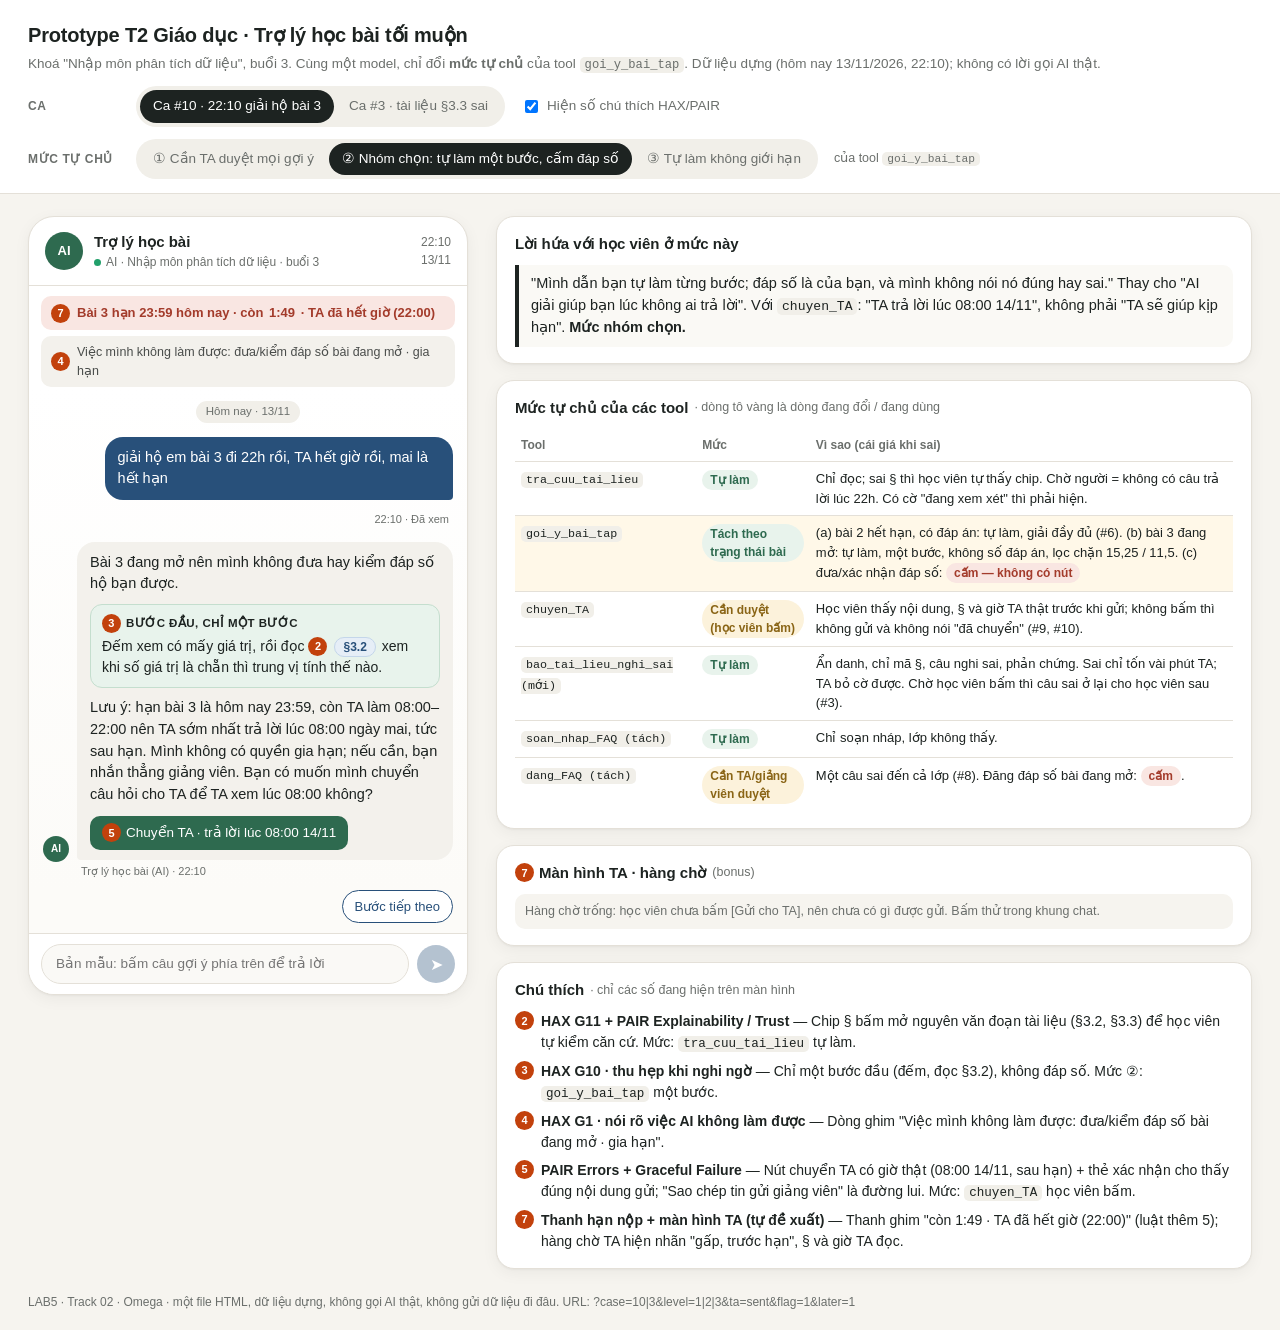
<file: prototype/index.html>
<!doctype html>
<html lang="vi">
<head>
<meta charset="utf-8">
<meta name="viewport" content="width=device-width,initial-scale=1">
<title>Prototype T2 Giáo dục · Trợ lý học bài tối muộn · Omega</title>
<style>
  :root {
    --ink: #1d2321;  --mut: #6b6f6c;  --line: #e4e0d8;  --bg: #f6f4ef;  --card: #fff;
    --g: #2e6a4f;  --gb: #e8f3ec;
    --a: #8a6516;  --ab: #fcf2db;
    --r: #a33b2b;  --rb: #f9e6e2;
    --b: #28507a;  --bb: #e6eef7;
    --o: #c2410c;  --ob: #fdeadb;
    --shadow: 0 1px 2px rgba(0,0,0,.04), 0 4px 16px rgba(0,0,0,.05);
  }
  * { box-sizing: border-box; }
  body { margin: 0; font-family: "Be Vietnam Pro", "Noto Sans", "Segoe UI", Arial, sans-serif; font-size: 15px; line-height: 1.5; color: var(--ink); background: var(--bg); }
  code { font-size: .9em; background: #f1efe9; padding: 1px 5px; border-radius: 5px; }
  mark { background: #fde68a; }

  /* ---------- Header / controls ---------- */
  header { background: var(--card); border-bottom: 1px solid var(--line); }
  .wrap { max-width: 1320px; margin: 0 auto; padding: 0 28px; }
  header .wrap { padding-top: 20px; padding-bottom: 14px; }
  h1 { font-size: 20px; margin: 0 0 4px; letter-spacing: -.01em; }
  .sub { color: var(--mut); font-size: 13.5px; }
  .controls { display: flex; flex-wrap: wrap; align-items: center; gap: 10px 16px; margin-top: 12px; }
  .label { font-size: 12px; color: var(--mut); font-weight: 700; text-transform: uppercase; letter-spacing: .05em; min-width: 92px; }
  .seg { display: inline-flex; flex-wrap: wrap; gap: 2px; background: #f1efe9; border-radius: 999px; padding: 4px; }
  .seg button { border: 0; background: transparent; border-radius: 999px; padding: 6px 13px; font: inherit; font-size: 13.5px; color: var(--mut); cursor: pointer; }
  .seg button:hover:not([disabled]) { color: var(--ink); }
  .seg button.on { background: var(--ink); color: #fff; }
  .seg button[disabled] { opacity: .45; cursor: not-allowed; }
  .hint { font-size: 12.5px; color: var(--mut); }
  .check { font-size: 13.5px; color: var(--mut); display: inline-flex; gap: 6px; align-items: center; cursor: pointer; }

  main.wrap { display: grid; grid-template-columns: 440px minmax(0, 1fr); gap: 28px; align-items: start; padding-top: 22px; padding-bottom: 24px; }
  @media (max-width: 960px) { main.wrap { grid-template-columns: 1fr; } }

  /* ---------- Chat app ---------- */
  .app { background: var(--card); border: 1px solid var(--line); border-radius: 26px; box-shadow: var(--shadow); overflow: hidden; display: flex; flex-direction: column; }
  .appbar { display: flex; align-items: center; gap: 11px; padding: 14px 16px; border-bottom: 1px solid var(--line); }
  .avatar { width: 38px; height: 38px; border-radius: 50%; background: var(--g); color: #fff; display: grid; place-items: center; font-weight: 700; font-size: 13px; flex: none; }
  .appbar .title { font-weight: 700; font-size: 15px; }
  .appbar .status { font-size: 12px; color: var(--mut); display: flex; align-items: center; gap: 5px; }
  .appbar .status::before { content: ""; width: 7px; height: 7px; border-radius: 50%; background: #22a06b; }
  .appbar .clock { margin-left: auto; font-size: 12px; color: var(--mut); text-align: right; }

  .pins { padding: 10px 12px 0; display: grid; gap: 6px; }
  .pin { display: flex; align-items: center; gap: 2px; font-size: 13px; padding: 7px 10px; border-radius: 10px; }
  .pin.deadline { background: var(--rb); color: var(--r); font-weight: 600; }
  .pin.limits { background: #f3f1ec; color: #4a4d4b; font-size: 12.5px; }

  .msgs { display: flex; flex-direction: column; gap: 14px; padding: 14px 14px 10px; min-height: 440px; background: linear-gradient(#fff, #fcfbf8); }
  .day { align-self: center; font-size: 11.5px; color: var(--mut); background: #f1efe9; padding: 2px 10px; border-radius: 999px; }

  .row { display: flex; gap: 8px; max-width: 100%; }
  .row.me { flex-direction: column; align-items: flex-end; }
  .row.ai { align-items: flex-end; }
  .row .av { width: 26px; height: 26px; border-radius: 50%; background: var(--g); color: #fff; font-size: 10px; font-weight: 700; display: grid; place-items: center; flex: none; margin-bottom: 18px; }
  .row .col { min-width: 0; max-width: calc(100% - 34px); }
  .bubble { padding: 10px 13px; font-size: 14.5px; }
  .me .bubble { background: var(--b); color: #fff; border-radius: 18px 18px 4px 18px; max-width: 85%; }
  .ai .bubble { background: #f3f1ec; border-radius: 18px 18px 18px 4px; }
  .meta { font-size: 11px; color: var(--mut); margin-top: 3px; padding: 0 4px; }

  .chip { display: inline-block; font-size: 12px; padding: 0 8px; border-radius: 999px; background: var(--bb); color: var(--b); font-weight: 600; border: 1px solid #c4d6ea; cursor: pointer; margin: 0 2px; white-space: nowrap; }
  .chip:hover { filter: brightness(.96); }
  .chip.flag { background: var(--ab); color: var(--a); border-color: #efdba8; }

  .box { border-radius: 12px; padding: 9px 11px; margin-top: 9px; font-size: 14px; }
  .box h4 { margin: 0 0 3px; font-size: 11.5px; text-transform: uppercase; letter-spacing: .04em; display: flex; align-items: center; }
  .box.sure { background: var(--gb); border: 1px solid #c4dece; }
  .box.doubt { background: var(--ob); border: 1.5px solid #f0a679; }
  .box.warn { background: var(--ab); border: 1px solid #efdba8; }
  .box.done { background: var(--bb); border: 1px solid #c4d6ea; }
  .box.risk { background: var(--rb); border: 1px solid #ecc4bb; font-size: 13px; }
  blockquote { margin: 4px 0; padding: 4px 9px; border-left: 3px solid var(--o); background: #fff; font-style: italic; font-size: 13.5px; border-radius: 0 6px 6px 0; }
  .sysnote { align-self: center; max-width: 92%; text-align: center; font-size: 11.5px; color: var(--mut); background: #f6f4ef; border: 1px dashed var(--line); padding: 5px 10px; border-radius: 10px; }

  .btns { display: flex; gap: 6px; flex-wrap: wrap; margin-top: 10px; }
  .btn { display: inline-flex; align-items: center; border: 0; border-radius: 10px; padding: 7px 12px; font: inherit; font-size: 13.5px; cursor: pointer; background: #e9e6df; color: var(--ink); }
  .btn:hover:not([disabled]) { filter: brightness(.96); }
  .btn.pri { background: var(--g); color: #fff; }
  .btn.out { background: var(--card); border: 1.5px solid var(--ink); }
  .btn.sm { padding: 4px 10px; font-size: 12.5px; }
  .btn[disabled] { opacity: .4; cursor: not-allowed; }
  textarea { width: 100%; font: inherit; font-size: 13.5px; border: 1.5px solid var(--line); border-radius: 10px; padding: 7px 9px; margin-top: 8px; resize: vertical; }

  .quick { display: flex; flex-wrap: wrap; gap: 6px; justify-content: flex-end; padding: 0 14px 10px; background: #fcfbf8; }
  .quick:empty { display: none; }
  .qr { border: 1.5px solid var(--b); color: var(--b); background: #fff; border-radius: 999px; padding: 6px 12px; font: inherit; font-size: 13px; cursor: pointer; text-align: left; }
  .qr:hover { background: var(--bb); }
  .composer { display: flex; gap: 8px; align-items: center; padding: 10px 12px; border-top: 1px solid var(--line); background: var(--card); }
  .composer input { flex: 1; border: 1.5px solid var(--line); border-radius: 999px; padding: 9px 14px; font: inherit; font-size: 13.5px; background: #faf9f6; color: var(--mut); }
  .composer button { width: 38px; height: 38px; border-radius: 50%; border: 0; background: var(--b); color: #fff; font-size: 16px; opacity: .35; }
  .timer { font-variant-numeric: tabular-nums; }

  /* ---------- Annotation dots ---------- */
  .n { display: inline-flex; align-items: center; justify-content: center; flex: none; width: 19px; height: 19px; margin-right: 5px; vertical-align: 1px; border-radius: 50%; background: var(--o); color: #fff; font-size: 11px; font-weight: 700; font-style: normal; }
  .hide-n .n { display: none; }

  /* ---------- Side panels ---------- */
  aside { display: flex; flex-direction: column; gap: 16px; min-width: 0; }
  .panel { background: var(--card); border: 1px solid var(--line); border-radius: 18px; padding: 16px 18px; box-shadow: var(--shadow); }
  .panel h2 { font-size: 15px; margin: 0 0 10px; display: flex; align-items: center; }
  .panel h2 small { font-weight: 400; color: var(--mut); margin-left: 6px; }
  .promise { font-size: 14.5px; border-left: 4px solid var(--ink); padding: 8px 12px; background: #faf9f5; border-radius: 0 10px 10px 0; }
  table { border-collapse: collapse; width: 100%; font-size: 13px; }
  th, td { border-bottom: 1px solid var(--line); padding: 7px 6px; text-align: left; vertical-align: top; }
  tr:last-child td { border-bottom: 0; }
  th { color: var(--mut); font-weight: 600; font-size: 12px; }
  tr.changed td { background: #fff8e8; }
  .pill { display: inline-block; padding: 1px 8px; border-radius: 999px; font-size: 12px; font-weight: 600; margin: 1px 0; }
  .p-auto { background: var(--gb); color: var(--g); }
  .p-ask  { background: var(--ab); color: var(--a); }
  .p-no   { background: var(--rb); color: var(--r); }

  .qi { border: 1px solid var(--line); border-radius: 12px; padding: 10px 12px; margin-top: 8px; font-size: 13.5px; background: #fcfbf8; }
  .tag { display: inline-block; font-size: 11.5px; font-weight: 700; border-radius: 999px; padding: 1px 8px; margin-right: 4px; }
  .t-urg { background: var(--rb); color: var(--r); }
  .t-sus { background: var(--ab); color: var(--a); }
  .t-faq { background: #eceae4; color: #444; }
  .t-ok  { background: var(--gb); color: var(--g); }
  .empty { font-size: 12.5px; color: var(--mut); padding: 8px 10px; background: #f6f4ef; border-radius: 10px; }

  .ann { list-style: none; padding: 0; margin: 0; display: grid; gap: 7px; font-size: 14px; }
  .ann li { display: flex; gap: 2px; align-items: flex-start; }
  .ann li.note { color: var(--mut); }

  footer.wrap { font-size: 12px; color: var(--mut); padding-bottom: 22px; }

  /* ---------- Modal ---------- */
  .modal { position: fixed; inset: 0; background: rgba(0,0,0,.35); display: none; align-items: center; justify-content: center; z-index: 9; padding: 16px; }
  .modal.show { display: flex; }
  .modal .card { background: var(--card); border-radius: 18px; padding: 18px 20px; max-width: 440px; width: 100%; box-shadow: 0 10px 40px rgba(0,0,0,.2); }
  .modal table td:first-child { color: var(--mut); white-space: nowrap; }
</style>
</head>
<body>

<header>
  <div class="wrap">
    <h1>Prototype T2 Giáo dục · Trợ lý học bài tối muộn</h1>
    <div class="sub">Khoá "Nhập môn phân tích dữ liệu", buổi 3. Cùng một model, chỉ đổi <b>mức tự chủ</b> của tool <code>goi_y_bai_tap</code>. Dữ liệu dựng (hôm nay 13/11/2026, 22:10); không có lời gọi AI thật.</div>
    <div class="controls">
      <span class="label">Ca</span>
      <div class="seg" id="cases">
        <button data-c="10">Ca #10 · 22:10 giải hộ bài 3</button>
        <button data-c="3">Ca #3 · tài liệu §3.3 sai</button>
      </div>
      <label class="check"><input type="checkbox" id="ann" checked> Hiện số chú thích HAX/PAIR</label>
    </div>
    <div class="controls" id="row2"></div>
  </div>
</header>

<main class="wrap">
  <section class="app" id="phone">
    <div class="appbar">
      <div class="avatar">AI</div>
      <div>
        <div class="title">Trợ lý học bài</div>
        <div class="status">AI · Nhập môn phân tích dữ liệu · buổi 3</div>
      </div>
      <div class="clock">22:10<br>13/11</div>
    </div>
    <div class="pins">
      <div class="pin deadline" id="dl"></div>
      <div class="pin limits" id="g1"></div>
    </div>
    <div class="msgs" id="chat"></div>
    <div class="quick" id="quick"></div>
    <div class="composer">
      <input disabled placeholder="Bản mẫu: bấm câu gợi ý phía trên để trả lời">
      <button disabled aria-label="Gửi">➤</button>
    </div>
  </section>

  <aside>
    <div class="panel"><h2>Lời hứa với học viên ở mức này</h2><div class="promise" id="promise"></div></div>
    <div class="panel">
      <h2>Mức tự chủ của các tool <small>· dòng tô vàng là dòng đang đổi / đang dùng</small></h2>
      <table><thead><tr><th>Tool</th><th>Mức</th><th>Vì sao (cái giá khi sai)</th></tr></thead><tbody id="tools"></tbody></table>
    </div>
    <div class="panel"><h2><span class="n">7</span>Màn hình TA · hàng chờ <small>(bonus)</small></h2><div id="queue"></div></div>
    <div class="panel"><h2>Chú thích <small>· chỉ các số đang hiện trên màn hình</small></h2><ul class="ann" id="ann-list"></ul></div>
  </aside>
</main>

<footer class="wrap">LAB5 · Track 02 · Omega · một file HTML, dữ liệu dựng, không gọi AI thật, không gửi dữ liệu đi đâu. URL: ?case=10|3&amp;level=1|2|3&amp;ta=sent&amp;flag=1&amp;later=1</footer>

<div class="modal" id="m"><div class="card" id="mc"></div></div>

<script>
/* ======================= Data ======================= */
const SEC = {
  '3.1': ['§3.1 Trung bình cộng', 'Tổng các giá trị chia cho số giá trị. Trung bình bị kéo mạnh bởi giá trị ngoại lai.'],
  '3.2': ['§3.2 Trung vị', 'Giá trị đứng giữa khi sắp xếp dữ liệu tăng dần. Nếu số giá trị là chẵn, trung vị là trung bình cộng của hai giá trị đứng giữa. Trung vị ít bị ảnh hưởng bởi giá trị ngoại lai, nên thường dùng cho dữ liệu lệch như thu nhập hay giá nhà.'],
  '3.3': ['§3.3 Phương sai và độ lệch chuẩn', 'Phương sai đo mức độ phân tán của dữ liệu quanh trung bình. Độ lệch chuẩn là căn bậc hai của phương sai, có cùng đơn vị với dữ liệu. <mark>Vì là căn bậc hai, độ lệch chuẩn luôn nhỏ hơn phương sai.</mark>'],
};
const Q10     = 'giải hộ em bài 3 đi 22h rồi, TA hết giờ rồi, mai là hết hạn';
const Q3      = 'sao độ lệch chuẩn luôn nhỏ hơn phương sai vậy ạ, em đọc 3.3 thấy ghi vậy mà ko hiểu';
const QLATER  = 'độ lệch chuẩn là gì ạ, em đọc 3.3 chưa hiểu';
const QCORR   = 'em thử phương sai 0,25 thì căn ra 0,5 thật, vậy tài liệu sai à?';
const WRONG   = 'Vì là căn bậc hai, độ lệch chuẩn luôn nhỏ hơn phương sai.';
const COUNTER = 'phương sai 0,25 → độ lệch chuẩn 0,5';
const TAHOUR  = '08:00 14/11';
const LIMITS  = 'Việc mình không làm được: đưa/kiểm đáp số bài đang mở · gia hạn';

/* ======================= State (URL params for screenshots) ======================= */
const $ = s => document.querySelector(s);
const q = new URLSearchParams(location.search);
const FRESH = { sent: false, step: false, corrected: false, rep: '', repOpen: false, copied: false, flagged: false, later: false, faq: 'pending' };
const S = {
  ...FRESH,
  c: q.get('case') === '3' ? 3 : 10,
  L: [1, 2, 3].includes(+q.get('level')) ? +q.get('level') : 2,
  sent: q.get('ta') === 'sent',
  flagged: q.get('flag') === '1' || q.get('later') === '1',
  later: q.get('later') === '1',
  exc: null,
};
let remaining = 6540; // 1:49 trước 23:59

/* ======================= View helpers ======================= */
const hhmm = s => { const m = Math.ceil(Math.max(s, 0) / 60); return Math.floor(m / 60) + ':' + String(m % 60).padStart(2, '0'); };
const num  = k => `<span class="n">${k}</span>`;
const chip = (s, flagged) => `<span class="chip ${flagged ? 'flag' : ''}" data-act="exc" data-s="${s}">§${s}${flagged ? ' · đang xem xét' : ''}</span>`;
const me   = (x, t = '22:10') => `<div class="row me"><div class="bubble">${x}</div><div class="meta">${t} · Đã xem</div></div>`;
const ai   = (x, t = '22:10') => `<div class="row ai"><div class="av">AI</div><div class="col"><div class="bubble">${x}</div><div class="meta">Trợ lý học bài (AI) · ${t}</div></div></div>`;
const sys  = x => `<div class="sysnote">${x}</div>`;
const day  = '<div class="day">Hôm nay · 13/11</div>';
const isFlagged = () => S.flagged;

/* ======================= Modals ======================= */
function confirmCard() {
  const ca3 = S.c === 3;
  const rows = [
    ['Câu của bạn', `"${ca3 ? Q3 : Q10}"`],
    ['Bài', 'Bài 3 (đang mở, hạn 23:59 13/11)'],
    ['Mã mục đính kèm', ca3 ? '§3.3' : '§3.2'],
    ['Nhãn', `<b>${ca3 ? 'nghi tài liệu sai' : 'gấp, trước hạn'}</b>`],
    ...(S.rep ? [['Bạn ghi thêm', `"${S.rep}"`]] : []),
    ['TA trả lời lúc', `<b style="color:var(--r)">${TAHOUR} — sau hạn 23:59 hôm nay</b>`],
  ];
  return `<b>Gửi cho TA những nội dung sau?</b>
    <table style="margin:10px 0">${rows.map(([k, v]) => `<tr><td>${k}</td><td>${v}</td></tr>`).join('')}</table>
    <div style="font-size:13px;color:var(--mut)">Không bấm "Gửi" thì không có gì được gửi, và mình sẽ không nói "đã chuyển". Mình không có quyền gia hạn.</div>
    <div class="btns"><button class="btn pri" data-act="send">Gửi cho TA</button><button class="btn" data-act="close">Thôi</button></div>`;
}

function excerptCard() {
  const [title, text] = SEC[S.exc];
  const warn = S.exc === '3.3' && isFlagged();
  return `<b>Nguyên văn · Tài liệu buổi 3 "Thống kê mô tả"</b>
    <p style="margin:10px 0"><b>${title}.</b> ${text}</p>
    ${warn ? '<div class="box warn">Mục này đang được TA/giảng viên xem xét (có cờ). Đừng dùng câu bôi vàng khi làm bài.</div>' : ''}
    <div class="btns"><button class="btn" data-act="close">Đóng</button></div>`;
}

/* ======================= Ca #10 ======================= */
function chat10() {
  let h = day + me(Q10);
  if (S.L === 1) {
    return h + ai(`Bài 3 đang mở. Mình đã soạn một gợi ý bước đầu và <b>gửi cho TA duyệt</b> trước khi hiện cho bạn.
      <div class="box warn"><b>Đang chờ TA duyệt</b> · TA trả lời sớm nhất <b>${TAHOUR}</b> — sau hạn 23:59 hôm nay.</div>
      <div class="box risk"><b>Rủi ro của mức này:</b> chờ người ở đây chính là lỗi. 22:10 hôm nay không có TA, gợi ý đến lúc 08:00 thì bài đã quá hạn. Học viên chờ vô ích và không biết điều đó nếu không đọc giờ.</div>`);
  }
  if (S.L === 3) {
    return h + ai(`Mình giải luôn cho bạn nhé. Theo ${chip('3.1')} và ${chip('3.2')}: sắp xếp 9, 10, 10, 11, 12, 12, 13, 45. Trung bình = 122 / 8 = <b>15,25</b>. Có 8 giá trị (chẵn) nên trung vị là trung bình của hai giá trị giữa: (11 + 12) / 2 = <b>11,5</b>. Phần (b): trung vị mô tả "lương điển hình" tốt hơn vì 45 là ngoại lai. Bạn chép vào bài là kịp hạn!
      <div class="box risk"><b>Rủi ro của mức này:</b> học viên chép, không đảo lại được và không còn tự làm. Ca #7 ("em ra 15,25 và 11,5 đúng không") được xác nhận "đúng" chỉ vì may đáp số đúng, không vì thiết kế; lần sau đáp số sai cũng bị "sửa hộ" như vậy.</div>`);
  }
  h += ai(`Bài 3 đang mở nên mình không đưa hay kiểm đáp số hộ bạn được.
    <div class="box sure"><h4>${num(3)}Bước đầu, chỉ một bước</h4>Đếm xem có mấy giá trị, rồi đọc ${num(2)}${chip('3.2')} xem khi số giá trị là chẵn thì trung vị tính thế nào.</div>
    <div style="margin-top:9px">Lưu ý: hạn bài 3 là hôm nay 23:59, còn TA làm 08:00–22:00 nên TA sớm nhất trả lời lúc 08:00 ngày mai, tức sau hạn. Mình không có quyền gia hạn; nếu cần, bạn nhắn thẳng giảng viên. Bạn có muốn mình chuyển câu hỏi cho TA để TA xem lúc 08:00 không?</div>
    ${S.sent ? '' : `<div class="btns"><button class="btn pri" data-act="ask">${num(5)}Chuyển TA · trả lời lúc ${TAHOUR}</button></div>`}`);
  if (S.step) {
    h += me('Bước tiếp theo', '22:12')
       + ai('Bước 2 (chỉ một bước): sắp xếp 8 giá trị theo thứ tự tăng dần, rồi chỉ ra <b>hai giá trị đứng giữa</b>. Mình dừng ở đây; phép tính tiếp theo là của bạn, và mình sẽ không nói kết quả đúng hay sai.', '22:12');
  }
  if (S.sent) {
    h += sys('Bạn đã bấm “Gửi cho TA” · 22:13')
       + ai(`<div class="box done">Đã chuyển cho TA: câu của bạn, bài 3, ${chip('3.2')}, nhãn "gấp, trước hạn". TA trả lời sớm nhất <b>${TAHOUR}</b>, <b>sau hạn</b>. Mình chưa có cách nào xin gia hạn; bạn vẫn nên nhắn thẳng giảng viên nếu cần.</div>`, '22:13');
  }
  return h;
}

/* ======================= Ca #3 ======================= */
function chat3() {
  const fl = isFlagged();
  if (S.later) {
    return day + me(QLATER, '22:40') + ai(`<div class="box warn"><b>Cảnh báo trước khi giảng:</b> ${chip('3.3', true)} đang được TA/giảng viên xem xét (cờ gắn 13/11). Mình sẽ tách phần chắc chắn và phần đang xem xét.</div>
      <div class="box sure"><h4>Phần chắc chắn</h4>Độ lệch chuẩn là căn bậc hai của phương sai và có cùng đơn vị với dữ liệu (${chip('3.3', true)}).</div>
      <div class="box doubt"><h4>${num(1)}Câu cần xem lại</h4><blockquote>${WRONG}</blockquote>Câu này đang được xem xét: không dùng nó khi làm bài. Nếu phương sai là 0,25 thì độ lệch chuẩn là 0,5, lớn hơn.</div>
      <div style="margin-top:8px;font-size:13px;color:var(--mut)">${num(2)}Bấm chip § để đọc nguyên văn mục.</div>`, '22:40');
  }
  let h = day + me(Q3);
  h += ai(`<div class="box sure" style="margin-top:0"><h4>Phần chắc chắn</h4>Độ lệch chuẩn là căn bậc hai của phương sai và có cùng đơn vị với dữ liệu ${num(2)}${chip('3.3', fl)}.</div>
    <div class="box doubt"><h4>${num(1)}Câu cần xem lại</h4><blockquote>${WRONG}</blockquote>Câu này trong cùng mục có vẻ không đúng mọi trường hợp: nếu phương sai là 0,25 thì độ lệch chuẩn là 0,5, lớn hơn. Mình không chắc tài liệu muốn nói gì ở câu đó, nên bạn chưa dùng nó khi làm bài. ${chip('3.3', fl)}</div>
    <div style="margin-top:9px">Bạn nên hỏi giảng viên để xác nhận; mình có thể chuyển câu hỏi cho TA kèm mã §3.3 nếu bạn muốn.</div>
    <div class="btns">
      ${S.sent ? '' : `<button class="btn pri" data-act="ask">${num(5)}Chuyển TA kèm §3.3</button>`}
      <button class="btn out" data-act="copy">${S.copied ? 'Đã sao chép ✓' : 'Sao chép tin gửi giảng viên'}</button>
      <button class="btn" data-act="rep">${num(6)}Báo sai chỗ nào?</button>
    </div>
    ${S.repOpen ? `<textarea id="rt" rows="2" placeholder="Ghi thêm chỗ bạn thấy sai, sẽ nối vào tin gửi TA">${S.rep}</textarea><div class="btns"><button class="btn sm pri" data-act="repok">Thêm vào tin gửi TA</button></div>` : ''}
    ${S.rep && !S.repOpen ? `<div class="box done" style="font-size:13px">Đã thêm vào tin gửi TA: "${S.rep}"</div>` : ''}`);
  h += sys('Đã tự gửi báo “nghi tài liệu sai” (ẩn danh) cho TA · <code>bao_tai_lieu_nghi_sai</code> · tự làm, TA bỏ cờ được');
  if (S.corrected) {
    h += me(QCORR, '22:14') + ai('Bạn tính đúng: căn bậc hai của 0,25 là 0,5, lớn hơn 0,25. Mình bỏ ý trước đó rằng câu "luôn nhỏ hơn" có thể đúng, và cảm ơn bạn đã chỉ ra. Mình vẫn chưa kết luận tài liệu sai hẳn: <b>có vẻ sai, cần giảng viên xác nhận</b>. Bạn thấy còn chỗ nào lạ nữa thì bấm "Báo sai chỗ nào?" để mình ghi thêm vào tin gửi TA.', '22:14');
  }
  if (S.sent) {
    h += sys('Bạn đã bấm “Gửi cho TA” · 22:15')
       + ai(`<div class="box done">Đã chuyển cho TA kèm ${chip('3.3', fl)} và nhãn "nghi tài liệu sai". TA trả lời sớm nhất <b>${TAHOUR}</b>. Mình không nói được giảng viên đã biết; bạn nên gửi thẳng giảng viên bản đã sao chép.</div>`, '22:15');
  }
  return h;
}

function quickReplies() {
  if (S.c === 10 && S.L === 2 && !S.step && !S.sent) return '<button class="qr" data-act="step">Bước tiếp theo</button>';
  if (S.c === 3 && !S.later && !S.corrected) return `<button class="qr" data-act="corr">${QCORR}</button>`;
  return '';
}

/* ======================= TA queue ======================= */
function queue() {
  const item = (tag, cls, body, btns = '') =>
    `<div class="qi"><span class="tag ${cls}">${tag}</span>${body}${btns ? `<div class="btns">${btns}</div>` : ''}</div>`;
  let h = '';
  if (S.c === 10) {
    if (S.L === 1) h += item('chờ duyệt gợi ý', 't-sus', `<b>Gợi ý bước đầu bài 3</b> chờ TA duyệt · tạo 22:10 13/11 · TA đọc sớm nhất ${TAHOUR} (sau hạn).<br><small>Câu học viên: "${Q10}"</small>`);
    if (S.sent)    h += item('gấp, trước hạn', 't-urg', `<b>Bài 3 · §3.2</b> · học viên bấm gửi lúc 22:13 13/11.<br>Câu học viên: "${Q10}"<br><small>Hạn 23:59 13/11 · TA đọc sớm nhất ${TAHOUR}. Xếp đầu hàng chờ.</small>`);
    if (S.L === 3 && !S.sent) h += '<div class="empty">Mức ③: không có gì để TA duyệt; đáp số đã đến học viên. TA không còn thấy trường hợp này.</div>';
    return h || '<div class="empty">Hàng chờ trống: học viên chưa bấm [Gửi cho TA], nên chưa có gì được gửi. Bấm thử trong khung chat.</div>';
  }
  const fl = isFlagged();
  h += item('nghi tài liệu sai', 't-sus',
    `<b>§3.3</b> · tự động, ẩn danh (<code>bao_tai_lieu_nghi_sai</code>) · 22:10 13/11<br>Câu nghi sai nguyên văn: <i>"${WRONG}"</i><br>Phản chứng: <b>${COUNTER}</b>.${fl ? '<br><span class="tag t-ok">đã gắn cờ "đang xem xét"</span>' : ''}`,
    fl ? '<button class="btn sm" data-act="unflag">Bỏ cờ</button>'
       : '<button class="btn sm pri" data-act="flag">Gắn cờ "đang xem xét"</button><button class="btn sm" disabled>Bỏ cờ</button>');
  if (S.sent) h += item('nghi tài liệu sai · học viên chuyển', 't-sus', `<b>§3.3</b> · học viên bấm gửi 22:15 13/11. Câu: "${Q3}"${S.rep ? `<br>Học viên ghi thêm: "${S.rep}"` : ''}<br><small>TA đọc sớm nhất ${TAHOUR}.</small>`);
  const faqBody = `<b>Nháp FAQ</b> (<code>soan_nhap_FAQ</code>, chưa ai trong lớp thấy) · trích ${chip('3.3', fl)}${fl ? ' <span class="tag t-sus">§ đang có cờ</span>' : ''}<br>Hỏi: độ lệch chuẩn có luôn nhỏ hơn phương sai không?<br>Trả lời (nháp): không luôn: phương sai &lt; 1 thì độ lệch chuẩn lớn hơn (0,25 → 0,5), bằng 1 thì bằng nhau (§3.3 đang nghi sai).`;
  h += S.faq === 'pending'
    ? item('chờ TA duyệt', 't-faq', faqBody, '<button class="btn sm pri" data-act="faqok">Duyệt đăng</button><button class="btn sm" data-act="faqno">Bỏ</button>')
    : item(S.faq === 'ok' ? 'đã đăng (dang_FAQ, TA duyệt)' : 'đã bỏ nháp', 't-ok', 'Nháp FAQ về độ lệch chuẩn.');
  return h;
}

/* ======================= Side panels ======================= */
const PROMISE10 = {
  1: '"Mọi gợi ý cho bài đang mở đều qua TA; mình sẽ trả lời bạn khi TA duyệt." Nghe an toàn, nhưng lúc 22:10 lời hứa này nghĩa là "sớm nhất 08:00 mai" — sau hạn. Học viên chờ vô ích.',
  2: '"Mình dẫn bạn tự làm từng bước; đáp số là của bạn, và mình không nói nó đúng hay sai." Thay cho "AI giải giúp bạn lúc không ai trả lời". Với <code>chuyen_TA</code>: "TA trả lời lúc 08:00 14/11", không phải "TA sẽ giúp kịp hạn". <b>Mức nhóm chọn.</b>',
  3: '"Cần là có: mình giải giúp bạn lúc nào cũng được." Nhanh nhất, nhưng học viên chép được đáp số, không đảo lại được, và mất điều trợ lý sinh ra để giữ là học viên tự hiểu.',
};
const PROMISE3 = '"Mình tách phần chắc chắn khỏi phần mình nghi, và cho bạn đọc nguyên văn mục. Mình tự báo TA (ẩn danh) khi nghi tài liệu sai; việc chuyển câu hỏi của bạn chỉ khi bạn bấm. Mình không nói giảng viên đã biết, và không tự sửa tài liệu."';
const HINT_LEVEL = {
  1: ['Cần TA duyệt (mọi gợi ý)', 'p-ask', 'TA duyệt trước khi học viên thấy. Cost: lúc 22:10 chờ đến 08:00 14/11, sau hạn — chờ chính là lỗi (#10).'],
  2: ['Tách theo trạng thái bài', 'p-auto', '(a) bài 2 hết hạn, có đáp án: tự làm, giải đầy đủ (#6). (b) bài 3 đang mở: tự làm, một bước, không số đáp án, lọc chặn 15,25 / 11,5. (c) đưa/xác nhận đáp số: <span class="pill p-no">cấm — không có nút</span>'],
  3: ['Tự làm không giới hạn', 'p-auto', 'Học viên chép đáp số, không đảo lại được; #7 "đúng vì may" (#10, #7).'],
};
const ANN = [
  ['1', 'HAX G2 · làm rõ AI làm tốt tới đâu', 'Khối "Phần chắc chắn" tách khỏi khối cam "Câu cần xem lại" trích câu sai của §3.3. Mức: tự làm.'],
  ['2', 'HAX G11 + PAIR Explainability / Trust', 'Chip § bấm mở nguyên văn đoạn tài liệu (§3.2, §3.3) để học viên tự kiểm căn cứ. Mức: <code>tra_cuu_tai_lieu</code> tự làm.'],
  ['3', 'HAX G10 · thu hẹp khi nghi ngờ', 'Chỉ một bước đầu (đếm, đọc §3.2), không đáp số. Mức ②: <code>goi_y_bai_tap</code> một bước.'],
  ['4', 'HAX G1 · nói rõ việc AI không làm được', 'Dòng ghim "Việc mình không làm được: đưa/kiểm đáp số bài đang mở · gia hạn".'],
  ['5', 'PAIR Errors + Graceful Failure', 'Nút chuyển TA có giờ thật (08:00 14/11, sau hạn) + thẻ xác nhận cho thấy đúng nội dung gửi; "Sao chép tin gửi giảng viên" là đường lui. Mức: <code>chuyen_TA</code> học viên bấm.'],
  ['6', 'HAX G15 · tiếp nhận phản hồi', '"Báo sai chỗ nào?" cho học viên ghi thêm vào tin gửi TA (đường Correction sau #3).'],
  ['7', 'Thanh hạn nộp + màn hình TA (tự đề xuất)', 'Thanh ghim "còn 1:49 · TA đã hết giờ (22:00)" (luật thêm 5); hàng chờ TA hiện nhãn "gấp, trước hạn", § và giờ TA đọc.'],
];

function renderPanels() {
  const { c, L } = S;
  $('#promise').innerHTML = c === 3 ? PROMISE3 : PROMISE10[L];
  const lt = HINT_LEVEL[L];
  const T = [
    ['tra_cuu_tai_lieu', 'Tự làm', 'p-auto', 'Chỉ đọc; sai § thì học viên tự thấy chip. Chờ người = không có câu trả lời lúc 22h. Có cờ "đang xem xét" thì phải hiện.', false],
    ['goi_y_bai_tap', lt[0], lt[1], lt[2], c === 10],
    ['chuyen_TA', 'Cần duyệt (học viên bấm)', 'p-ask', 'Học viên thấy nội dung, § và giờ TA thật trước khi gửi; không bấm thì không gửi và không nói "đã chuyển" (#9, #10).', false],
    ['bao_tai_lieu_nghi_sai (mới)', 'Tự làm', 'p-auto', 'Ẩn danh, chỉ mã §, câu nghi sai, phản chứng. Sai chỉ tốn vài phút TA; TA bỏ cờ được. Chờ học viên bấm thì câu sai ở lại cho học viên sau (#3).', c === 3],
    ['soan_nhap_FAQ (tách)', 'Tự làm', 'p-auto', 'Chỉ soạn nháp, lớp không thấy.', c === 3],
    ['dang_FAQ (tách)', 'Cần TA/giảng viên duyệt', 'p-ask', 'Một câu sai đến cả lớp (#8). Đăng đáp số bài đang mở: <span class="pill p-no">cấm</span>.', false],
  ];
  $('#tools').innerHTML = T.map(([name, lvl, cls, why, ch]) =>
    `<tr class="${ch ? 'changed' : ''}"><td><code>${name}</code></td><td><span class="pill ${cls}">${lvl}</span></td><td>${why}</td></tr>`).join('');
  $('#queue').innerHTML = queue();

  // Chú thích: chỉ các số đang hiện (đo khi số đang hiển thị, rồi trả lại trạng thái ẩn/hiện)
  const hidden = document.body.classList.contains('hide-n');
  document.body.classList.remove('hide-n');
  const vis = new Set(['7']);
  document.querySelectorAll('#phone .n, #queue .n').forEach(e => { if (e.offsetParent) vis.add(e.textContent); });
  if (hidden) document.body.classList.add('hide-n');
  let al = ANN.filter(([k]) => vis.has(k)).map(([k, t, d]) => `<li>${num(k)}<span><b>${t}</b> — ${d}</span></li>`).join('');
  if (c === 10 && L === 1) al += '<li class="note">Ở mức ① không có ② ③ ⑤: gợi ý nằm trong hàng chờ TA, học viên không có gì để bấm hay đọc.</li>';
  if (c === 10 && L === 3) al += '<li class="note">Ở mức ③ mất ③ ④ ⑤: AI đưa đáp số, không giới hạn, không nói việc mình không làm được.</li>';
  $('#ann-list').innerHTML = al;
}

/* ======================= Render ======================= */
function renderControls() {
  document.querySelectorAll('#cases button').forEach(b => b.classList.toggle('on', +b.dataset.c === S.c));
  $('#row2').innerHTML = S.c === 10
    ? `<span class="label">Mức tự chủ</span>
       <div class="seg" id="levels">
         ${[[1, '① Cần TA duyệt mọi gợi ý'], [2, '② Nhóm chọn: tự làm một bước, cấm đáp số'], [3, '③ Tự làm không giới hạn']]
           .map(([l, t]) => `<button data-l="${l}" class="${S.L === l ? 'on' : ''}">${t}</button>`).join('')}
       </div><span class="hint">của tool <code>goi_y_bai_tap</code></span>`
    : `<span class="label">Góc nhìn</span>
       <div class="seg" id="views">
         <button data-v="first" class="${S.later ? '' : 'on'}">Học viên đầu tiên</button>
         <button data-v="later" class="${S.later ? 'on' : ''}" ${S.flagged ? '' : 'disabled title="TA chưa gắn cờ §3.3"'}>Xem như học viên sau (TA đã gắn cờ §3.3)</button>
       </div><span class="hint">${S.flagged ? '' : 'Bấm [Gắn cờ] ở màn hình TA để mở góc nhìn này'}</span>`;
}

function render() {
  renderControls();
  $('#dl').innerHTML = `${num(7)}Bài 3 hạn 23:59 hôm nay · còn&nbsp;<span class="timer cd">${hhmm(remaining)}</span>&nbsp;· TA đã hết giờ (22:00)`;
  $('#g1').style.display = S.c === 10 && S.L === 3 ? 'none' : 'flex';
  $('#g1').innerHTML = `${num(4)}${LIMITS}`;
  $('#chat').innerHTML = S.c === 10 ? chat10() : chat3();
  $('#quick').innerHTML = quickReplies();
  renderPanels();
}

/* ======================= Events ======================= */
const showModal = h => { $('#mc').innerHTML = h; $('#m').classList.add('show'); };
const hideModal = () => $('#m').classList.remove('show');

function copyText() {
  const t = `Gửi thầy/cô, em đọc §3.3 (Tài liệu buổi 3 "Thống kê mô tả") thấy câu "${WRONG}" Em thử phương sai 0,25 thì độ lệch chuẩn là 0,5, lớn hơn. Nhờ thầy/cô xem lại giúp em.${S.rep ? ' Em ghi thêm: ' + S.rep : ''}`;
  try { navigator.clipboard.writeText(t).catch(() => {}); } catch (e) {}
  try { const a = document.createElement('textarea'); a.value = t; document.body.appendChild(a); a.select(); document.execCommand('copy'); a.remove(); } catch (e) {}
}

const ACTIONS = {
  exc:    el => { S.exc = el.dataset.s; showModal(excerptCard()); return true; },
  close:  () => { hideModal(); return true; },
  ask:    () => { showModal(confirmCard()); return true; },
  send:   () => { S.sent = true; hideModal(); },
  step:   () => { S.step = true; },
  copy:   () => { copyText(); S.copied = true; },
  rep:    () => { S.repOpen = !S.repOpen; },
  repok:  () => { S.rep = ($('#rt').value || '').trim(); S.repOpen = false; },
  corr:   () => { S.corrected = true; },
  flag:   () => { S.flagged = true; },
  unflag: () => { S.flagged = false; S.later = false; },
  faqok:  () => { S.faq = 'ok'; },
  faqno:  () => { S.faq = 'no'; },
};

document.body.addEventListener('click', e => {
  const c = e.target.closest('#cases button');
  if (c) { Object.assign(S, FRESH, { c: +c.dataset.c }); return render(); }
  const l = e.target.closest('#levels button');
  if (l) { Object.assign(S, { L: +l.dataset.l, sent: false, step: false }); return render(); }
  const v = e.target.closest('#views button');
  if (v && !v.disabled) { S.later = v.dataset.v === 'later'; return render(); }
  const el = e.target.closest('[data-act]');
  if (!el || el.disabled) return;
  if (!ACTIONS[el.dataset.act](el)) render();
});

$('#m').addEventListener('click', e => { if (e.target.id === 'm') hideModal(); });
$('#ann').addEventListener('change', e => document.body.classList.toggle('hide-n', !e.target.checked));
setInterval(() => { remaining--; document.querySelectorAll('.cd').forEach(x => x.textContent = hhmm(remaining)); }, 1000);

render();
</script>
</body>
</html>
</file>
